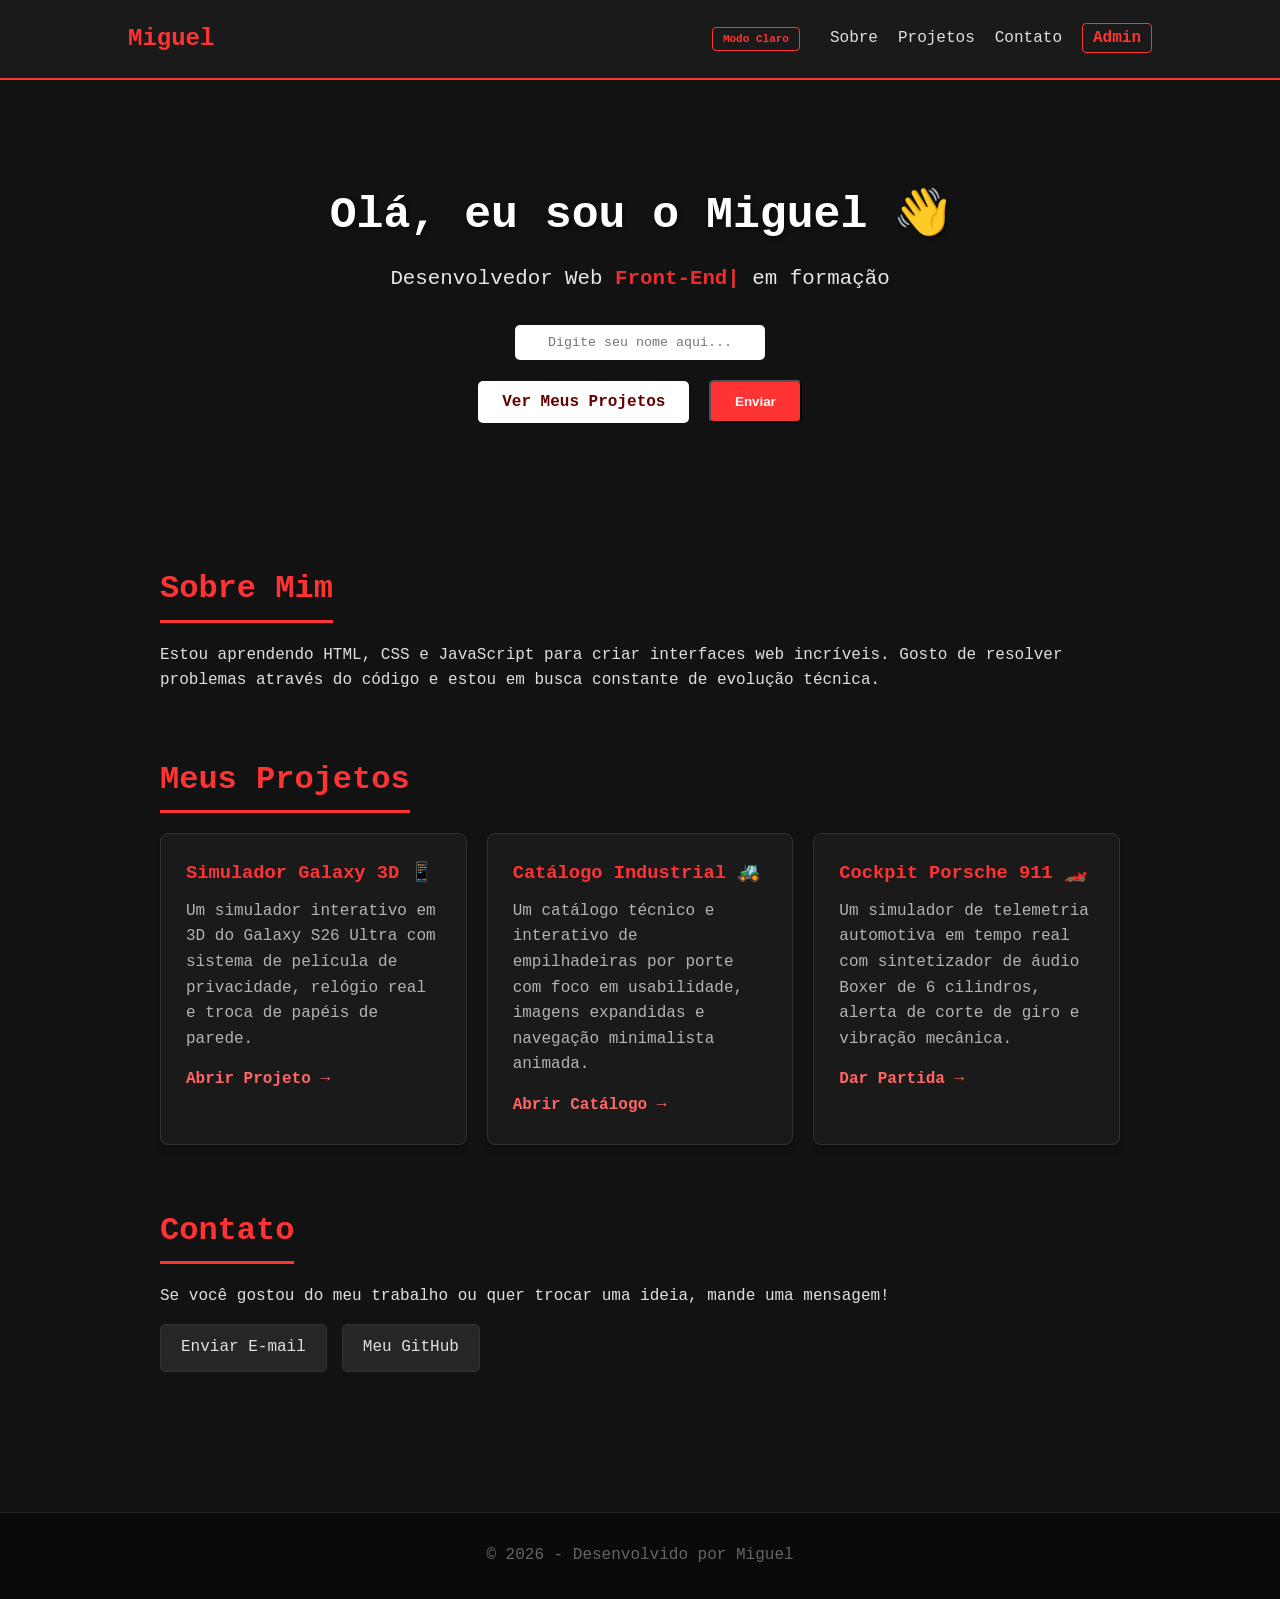
<file: index.html>
<!DOCTYPE html>
<html lang="pt-br">
<head>
    <meta charset="UTF-8">
    <meta name="viewport" content="width=device-width, initial-scale=1.0">
    <title>Meu Portfólio</title>
        <!-- ÍCONE PROFISSIONAL DA ABA (FAVICON) -->
    <link rel="icon" type="image/png" href="favicon.png">

    <link rel="stylesheet" href="style.css">
    <!-- NENHUM CÓDIGO INTERNO DE STYLE AQUI MAIS -->
</head>
<body>

    <!-- Menu de Navegação Atualizado -->
    <nav class="navbar">
        <div class="logo">Miguel</div>
        <ul class="nav-links">
            
            <!-- O botão de clique continua aqui na lista -->
            <li>
                <button id="btn-tema" style="background: transparent; border: 1px solid #ff3333; color: #ff3333; padding: 5px 10px; border-radius: 4px; cursor: pointer; font-family: 'Monaco', monospace; font-size: 11px; font-weight: bold; transition: 0.2s; margin-right: 10px;">
                    <i class="fas fa-sun"></i> Modo Claro
                </button>
            </li>

            <li><a href="#sobre">Sobre</a></li>
            <li><a href="#projetos">Projetos</a></li>
            <li><a href="#contato">Contato</a></li>
            <li><a href="login.html" class="btn-admin-link" style="color: #ff3333; font-weight: bold; border: 1px solid #ff3333; padding: 5px 10px; border-radius: 4px;">Admin</a></li>
        </ul>
    </nav>



    <!-- Seção de Apresentação -->
    <header class="hero">
        <h1 id="titulo-boas-vindas">Olá, eu sou o Miguel 👋</h1>
                <!-- Procure por esta linha no seu index.html e mude para ficar assim: -->
        <p>Desenvolvedor Web <span id="texto-digitado" style="color: #ff3333; font-weight: bold;">Front-End</span><span class="cursor-piscando" style="color: #ff3333; font-weight: bold; animation: piscar 0.7s infinite;">|</span> em formação</p>

        <!-- Nova caixa de texto para o usuário digitar -->
        <div style="margin-bottom: 20px;">
            <input type="text" id="campo-nome" placeholder="Digite seu nome aqui..." style="padding: 10px; font-family: 'Monaco', monospace; border-radius: 5px; border: none; width: 250px; text-align: center;">
        </div>

        <a href="#projetos" class="btn">Ver Meus Projetos</a>
        <button id="btn-mudar-texto" class="btn" style="margin-left: 10px; background-color: #ff3333; color: white;">Enviar</button>
    </header>


    <!-- Conteúdo Principal -->
    <main class="container">
        
        <!-- Sobre Mim -->
        <section id="sobre" class="section">
            <h2>Sobre Mim</h2>
            <p>Estou aprendendo HTML, CSS e JavaScript para criar interfaces web incríveis. Gosto de resolver problemas através do código e estou em busca constante de evolução técnica.</p>
        </section>
        <!-- Meus Projetos Integrados -->
        <section id="projetos" class="section">
            <h2>Meus Projetos</h2>
            <div class="card-grid">
                
                <!-- Card 1: Simulador Galaxy 3D -->
                <div class="card">
                    <h3>Simulador Galaxy 3D 📱</h3>
                    <p>Um simulador interativo em 3D do Galaxy S26 Ultra com sistema de película de privacidade, relógio real e troca de papéis de parede.</p>
                    <a href="galaxy.html" class="link-projeto">Abrir Projeto →</a>
                </div>

                <!-- Card 2: Catálogo de Empilhadeiras -->
                <div class="card">
                    <h3>Catálogo Industrial 🚜</h3>
                    <p>Um catálogo técnico e interativo de empilhadeiras por porte com foco em usabilidade, imagens expandidas e navegação minimalista animada.</p>
                    <a href="catalogo.html" class="link-projeto">Abrir Catálogo →</a>
                </div>

                <!-- Card 3: Telemetria Porsche GT3 RS (VÍNCULO CORRIGIDO) -->
                <div class="card">
                    <h3>Cockpit Porsche 911 🏎️</h3>
                    <p>Um simulador de telemetria automotiva em tempo real com sintetizador de áudio Boxer de 6 cilindros, alerta de corte de giro e vibração mecânica.</p>
                    <!-- Caminho exato apontando para o seu arquivo painel.html -->
                    <a href="painel.html" class="link-projeto">Dar Partida →</a>
                </div>

            </div>
        </section>



               <!-- Contato Atualizado -->
        <section id="contato" class="section">
            <h2>Contato</h2>
            <p>Se você gostou do meu trabalho ou quer trocar uma ideia, mande uma mensagem!</p>
                        <!-- Procure por esta linha na seção de contato do seu index.html e mude para: -->
            <div class="contato-links">
                <a href="mailto:migueldev.contato@gmail.com" id="link-email" class="btn-contato">Enviar E-mail</a>
                <a href="https://github.com" target="_blank" class="btn-contato">Meu GitHub</a>
            </div>

        </section>


    </main>

    <!-- Rodapé -->
    <footer>
        <p>© 2026 - Desenvolvido por Miguel</p>
    </footer>

    <!-- Conectando o arquivo JavaScript -->
    <script src="script.js"></script>
</body>
</html>
</file>
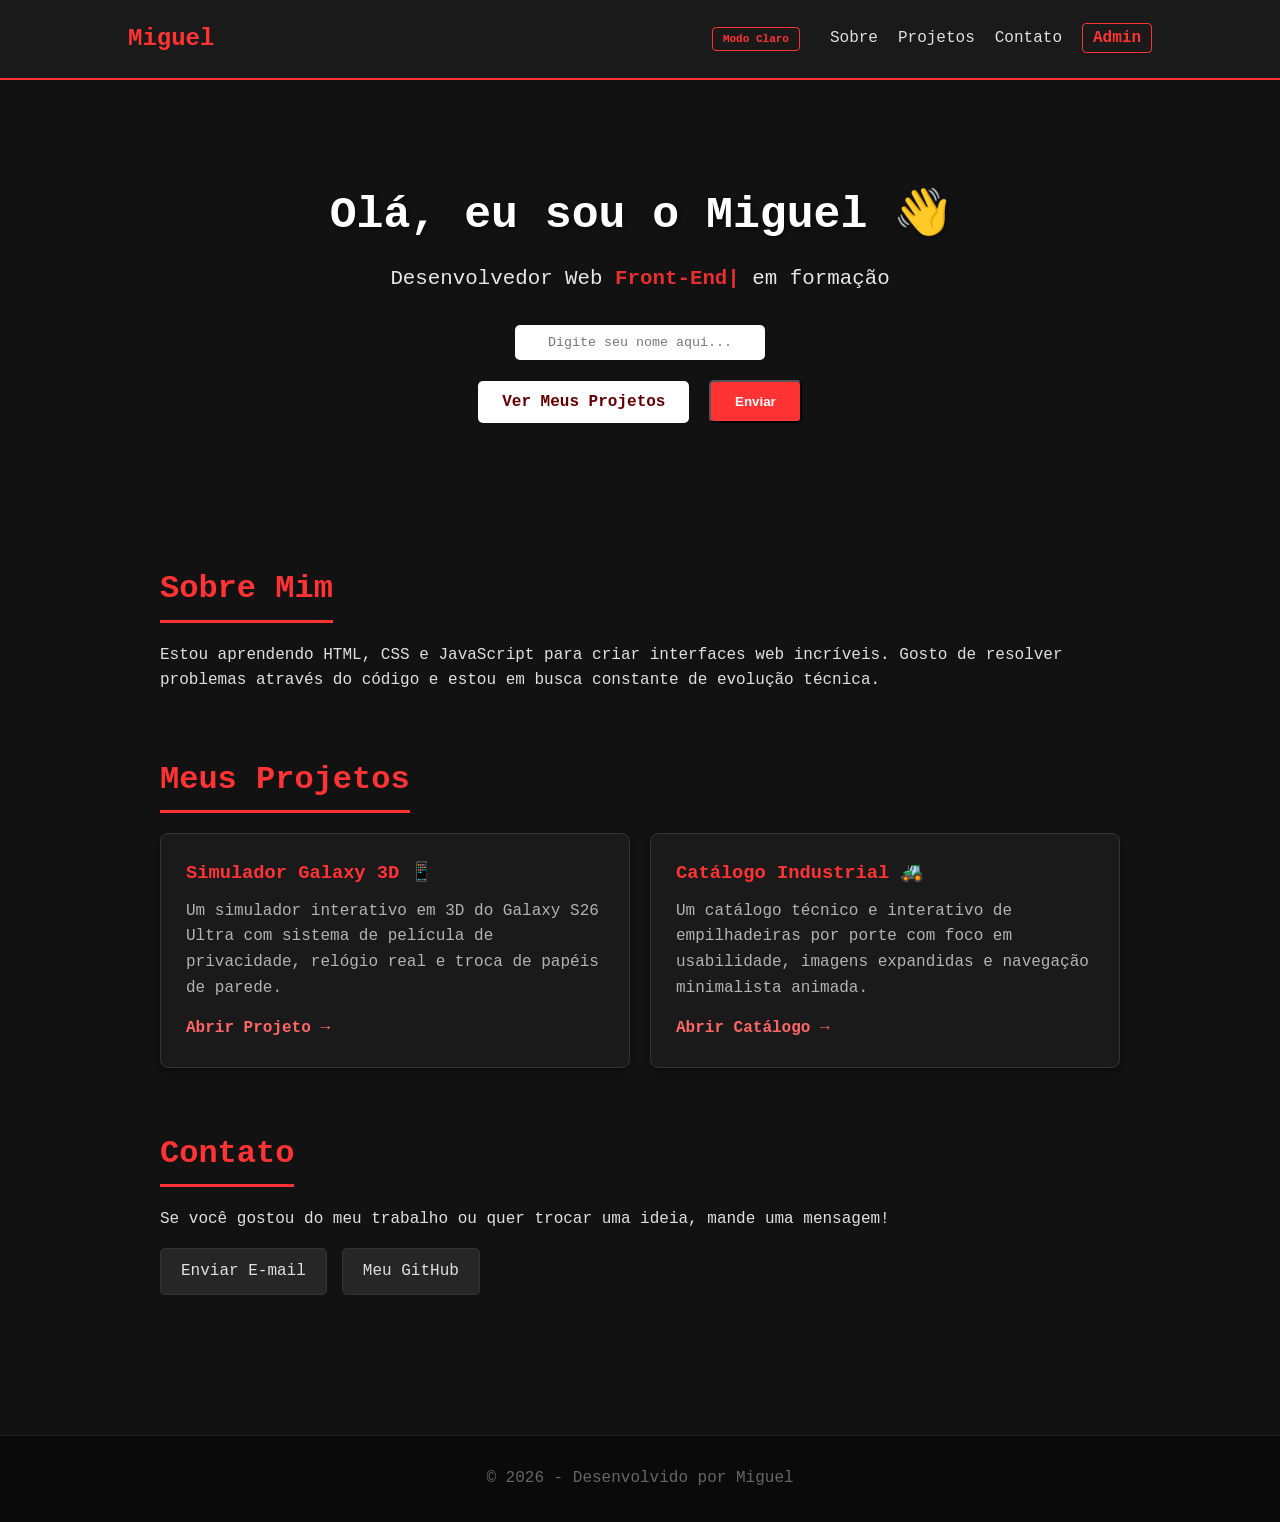
<file: Meu-portfolio/index.html>
<!DOCTYPE html>
<html lang="pt-br">
<head>
    <meta charset="UTF-8">
    <meta name="viewport" content="width=device-width, initial-scale=1.0">
    <title>Meu Portfólio</title>
    <link rel="stylesheet" href="style.css">
    <!-- NENHUM CÓDIGO INTERNO DE STYLE AQUI MAIS -->
</head>
<body>

    <!-- Menu de Navegação Atualizado -->
    <nav class="navbar">
        <div class="logo">Miguel</div>
        <ul class="nav-links">
            
            <!-- O botão de clique continua aqui na lista -->
            <li>
                <button id="btn-tema" style="background: transparent; border: 1px solid #ff3333; color: #ff3333; padding: 5px 10px; border-radius: 4px; cursor: pointer; font-family: 'Monaco', monospace; font-size: 11px; font-weight: bold; transition: 0.2s; margin-right: 10px;">
                    <i class="fas fa-sun"></i> Modo Claro
                </button>
            </li>

            <li><a href="#sobre">Sobre</a></li>
            <li><a href="#projetos">Projetos</a></li>
            <li><a href="#contato">Contato</a></li>
            <li><a href="login.html" class="btn-admin-link" style="color: #ff3333; font-weight: bold; border: 1px solid #ff3333; padding: 5px 10px; border-radius: 4px;">Admin</a></li>
        </ul>
    </nav>



    <!-- Seção de Apresentação -->
    <header class="hero">
        <h1 id="titulo-boas-vindas">Olá, eu sou o Miguel 👋</h1>
                <!-- Procure por esta linha no seu index.html e mude para ficar assim: -->
        <p>Desenvolvedor Web <span id="texto-digitado" style="color: #ff3333; font-weight: bold;">Front-End</span><span class="cursor-piscando" style="color: #ff3333; font-weight: bold; animation: piscar 0.7s infinite;">|</span> em formação</p>

        <!-- Nova caixa de texto para o usuário digitar -->
        <div style="margin-bottom: 20px;">
            <input type="text" id="campo-nome" placeholder="Digite seu nome aqui..." style="padding: 10px; font-family: 'Monaco', monospace; border-radius: 5px; border: none; width: 250px; text-align: center;">
        </div>

        <a href="#projetos" class="btn">Ver Meus Projetos</a>
        <button id="btn-mudar-texto" class="btn" style="margin-left: 10px; background-color: #ff3333; color: white;">Enviar</button>
    </header>


    <!-- Conteúdo Principal -->
    <main class="container">
        
        <!-- Sobre Mim -->
        <section id="sobre" class="section">
            <h2>Sobre Mim</h2>
            <p>Estou aprendendo HTML, CSS e JavaScript para criar interfaces web incríveis. Gosto de resolver problemas através do código e estou em busca constante de evolução técnica.</p>
        </section>

               <!-- Meus Projetos (Prontos para o futuro) -->
        <section id="projetos" class="section">
            <h2>Meus Projetos</h2>
            <div class="card-grid">
                
                                <!-- Projeto 1 (Seu Simulador 3D Galaxy) -->
                <div class="card">
                    <h3>Simulador Galaxy 3D 📱</h3>
                    <p>Um simulador interativo em 3D do Galaxy S26 Ultra com sistema de película de privacidade, relógio real e troca de papéis de parede.</p>
                    <!-- NOVO LINK: Aponta diretamente para o seu novo arquivo html -->
                    <a href="galaxy.html" class="link-projeto">Abrir Projeto →</a>
                </div>


                              <!-- Projeto 2: Catálogo de Empilhadeiras -->
                <div class="card">
                    <h3>Catálogo Industrial 🚜</h3>
                    <p>Um catálogo técnico e interativo de empilhadeiras por porte com foco em usabilidade, imagens expandidas e navegação minimalista animada.</p>
                    <!-- Link direcionando direto para o seu arquivo de catálogo -->
                    <a href="catalogo.html" class="link-projeto">Abrir Catálogo →</a>
                </div>


            </div>
        </section>


               <!-- Contato Atualizado -->
        <section id="contato" class="section">
            <h2>Contato</h2>
            <p>Se você gostou do meu trabalho ou quer trocar uma ideia, mande uma mensagem!</p>
                        <!-- Procure por esta linha na seção de contato do seu index.html e mude para: -->
            <div class="contato-links">
                <a href="mailto:migueldev.contato@gmail.com" id="link-email" class="btn-contato">Enviar E-mail</a>
                <a href="https://github.com" target="_blank" class="btn-contato">Meu GitHub</a>
            </div>

        </section>


    </main>

    <!-- Rodapé -->
    <footer>
        <p>© 2026 - Desenvolvido por Miguel</p>
    </footer>

    <!-- Conectando o arquivo JavaScript -->
    <script src="script.js"></script>
</body>
</html>
</file>
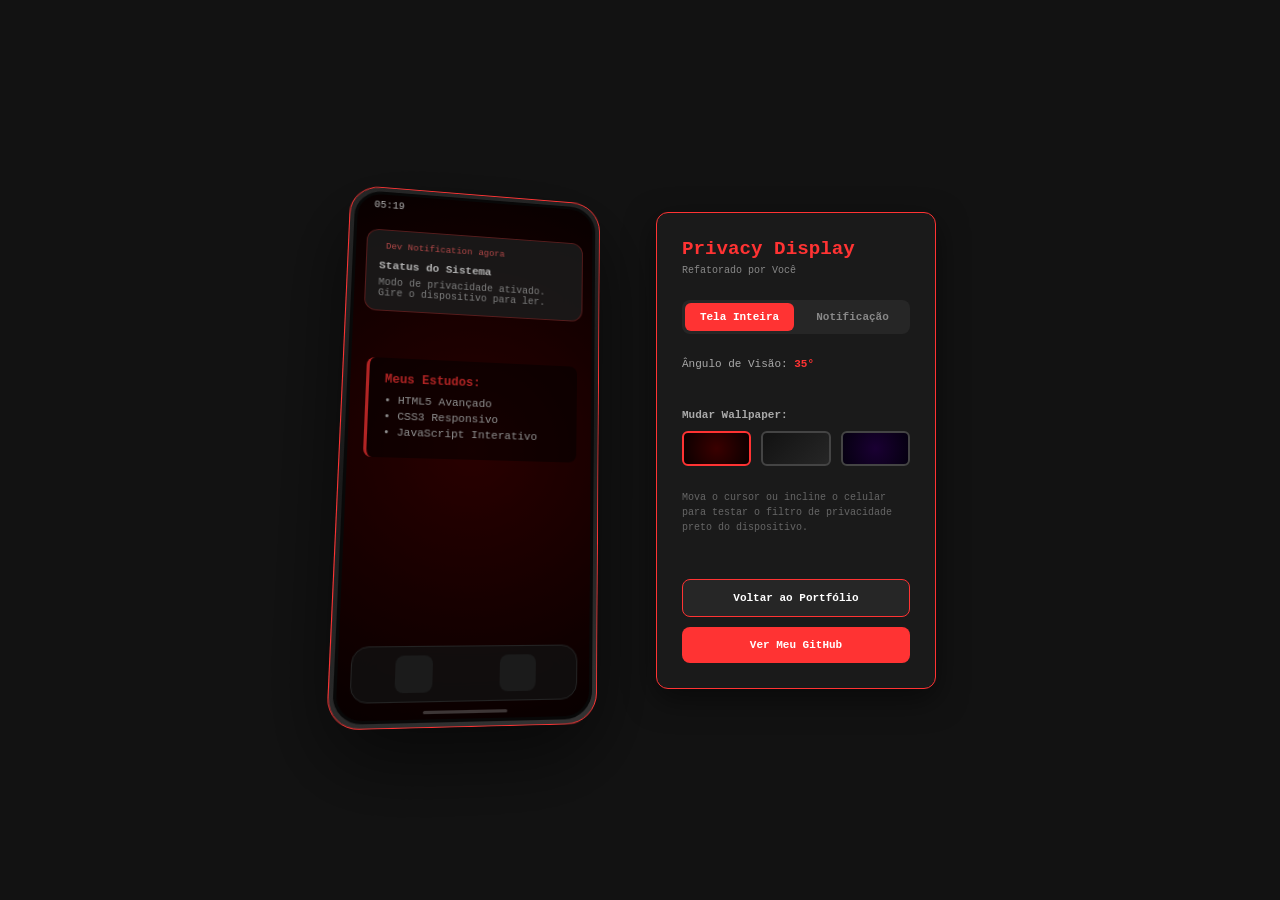
<file: galaxy.html>
<!DOCTYPE html>
<html lang="pt-BR">
<head>
  <meta charset="UTF-8">
  <!-- ESTA LINHA É OBRIGATÓRIA PARA O CELULAR SABER O TAMANHO DA TELA -->
  <meta name="viewport" content="width=device-width, initial-scale=1.0">
  <title>Galaxy S26 Privacy - Portfólio</title>
  <link rel="stylesheet" href="https://cloudflare.com">
  <link rel="stylesheet" href="galaxy.css">
</head>
<body>


  <div class="scene">
    <!-- Bloco do Celular 3D -->
    <div class="phone" id="phone">
      <div class="back"></div>
      <div class="edge edge-r"></div>
      <div class="edge edge-l"></div>
      <div class="edge edge-t"></div>
      <div class="edge edge-b"></div>
      
      <div class="bezel">
        <div class="inner">
          <div class="screen" id="screen">
            <div class="wallpaper"></div>

            <!-- Barra de Status do Topo -->
            <div class="status-bar">
              <span class="time">10:00</span>
              <div class="status-icons">
                <i class="fas fa-wifi"></i>
                <i class="fas fa-battery-full"></i>
              </div>
            </div>

            <!-- Notificação Personalizada -->
            <div class="notification" id="notif">
              <div class="notif-header">
                <div class="notif-icon"><i class="fas fa-code"></i></div>
                <span class="notif-app">Dev Notification</span>
                <span class="notif-when">agora</span>
              </div>
              <span class="notif-title">Status do Sistema</span>
              <div class="notif-body">Modo de privacidade ativado. Gire o dispositivo para ler.</div>
            </div>

            <!-- Conteúdo Central Oculto -->
            <div class="secret-content">
              <h3>Meus Estudos:</h3>
              <p>• HTML5 Avançado</p>
              <p>• CSS3 Responsivo</p>
              <p>• JavaScript Interativo</p>
            </div>

            <!-- Barra de Navegação Inferior (Dock) -->
            <div class="dock">
              <a class="dock-icon di-code" href="index.html" aria-label="Portfólio"><i class="fas fa-home"></i></a>
              <a class="dock-icon di-git" href="https://github.com" target="_blank" aria-label="GitHub"><i class="fab fa-github"></i></a>
            </div>

            <div class="home-bar"></div>
          </div>
        </div>
      </div>
    </div>

    <!-- Painel de Controle Lateral Completo -->
    <div class="panel">
      <div>
        <div class="panel-title">Privacy Display</div>
        <div class="panel-sub">Refatorado por Você</div>
      </div>
      
      <div class="mode-toggle">
        <button class="mode-btn active" data-mode="full">Tela Inteira</button>
        <button class="mode-btn" data-mode="notif">Notificação</button>
      </div>
      
      <div class="angle-readout">Ângulo de Visão: <span class="angle-val" id="angleVal">0°</span></div>
      
      <!-- BOTÃO INTELIGENTE DE ATIVAÇÃO DO GIROSCÓPIO -->
      <div id="gyro-container" style="margin-top: 10px; display: none;">
        <button id="btn-atirar-gyro" style="width: 100%; padding: 12px; background: #262626; border: 1px solid #ff3333; color: white; border-radius: 6px; font-size: 11px; font-weight: bold; cursor: pointer; font-family: inherit;">
          <i class="fas fa-mobile-alt"></i> Ativar Giroscópio 3D
        </button>
      </div>
      
      <!-- Seletor de Papéis de Parede -->
      <div style="margin-top: 15px;">
        <div style="font-size: 11px; color: #aaa; margin-bottom: 10px; font-weight: bold;">Mudar Wallpaper:</div>
        <div class="wallpaper-selector" style="display: flex; gap: 10px;">
          <div class="wall-option active" data-bg="radial-gradient(circle at center, #3a0000 0%, #0a0000 100%)" style="flex: 1; height: 35px; background: radial-gradient(circle at center, #3a0000 0%, #0a0000 100%); border-radius: 6px; cursor: pointer; border: 2px solid #ff3333;"></div>
          <div class="wall-option" data-bg="linear-gradient(135deg, #121212 0%, #262626 100%)" style="flex: 1; height: 35px; background: linear-gradient(135deg, #121212 0%, #262626 100%); border-radius: 6px; cursor: pointer; border: 2px solid #444;"></div>
          <div class="wall-option" data-bg="radial-gradient(circle at center, #1a0033 0%, #050010 100%)" style="flex: 1; height: 35px; background: radial-gradient(circle at center, #1a0033 0%, #050010 100%); border-radius: 6px; cursor: pointer; border: 2px solid #444;"></div>
        </div>
      </div>

      <div class="hint">Mova o cursor ou incline o celular para testar o filtro de privacidade preto do dispositivo.</div>

      <!-- Botões de Navegação -->
      <div style="margin-top: 20px; display: flex; flex-direction: column; gap: 10px;">
        <a href="index.html" style="display: block; width: 100%; padding: 12px; background: #262626; border: 1px solid #ff3333; color: white; text-decoration: none; text-align: center; border-radius: 8px; font-size: 11px; font-weight: bold; transition: 0.2s;">
          <i class="fas fa-arrow-left"></i> Voltar ao Portfólio
        </a>
        <a href="https://github.com" target="_blank" style="display: block; width: 100%; padding: 12px; background: #ff3333; color: white; text-decoration: none; text-align: center; border-radius: 8px; font-size: 11px; font-weight: bold; transition: 0.2s;">
          <i class="fab fa-github"></i> Ver Meu GitHub
        </a>
      </div>
    </div>
  </div>

  <script src="galaxy.js"></script>
</body>
</html>
</file>
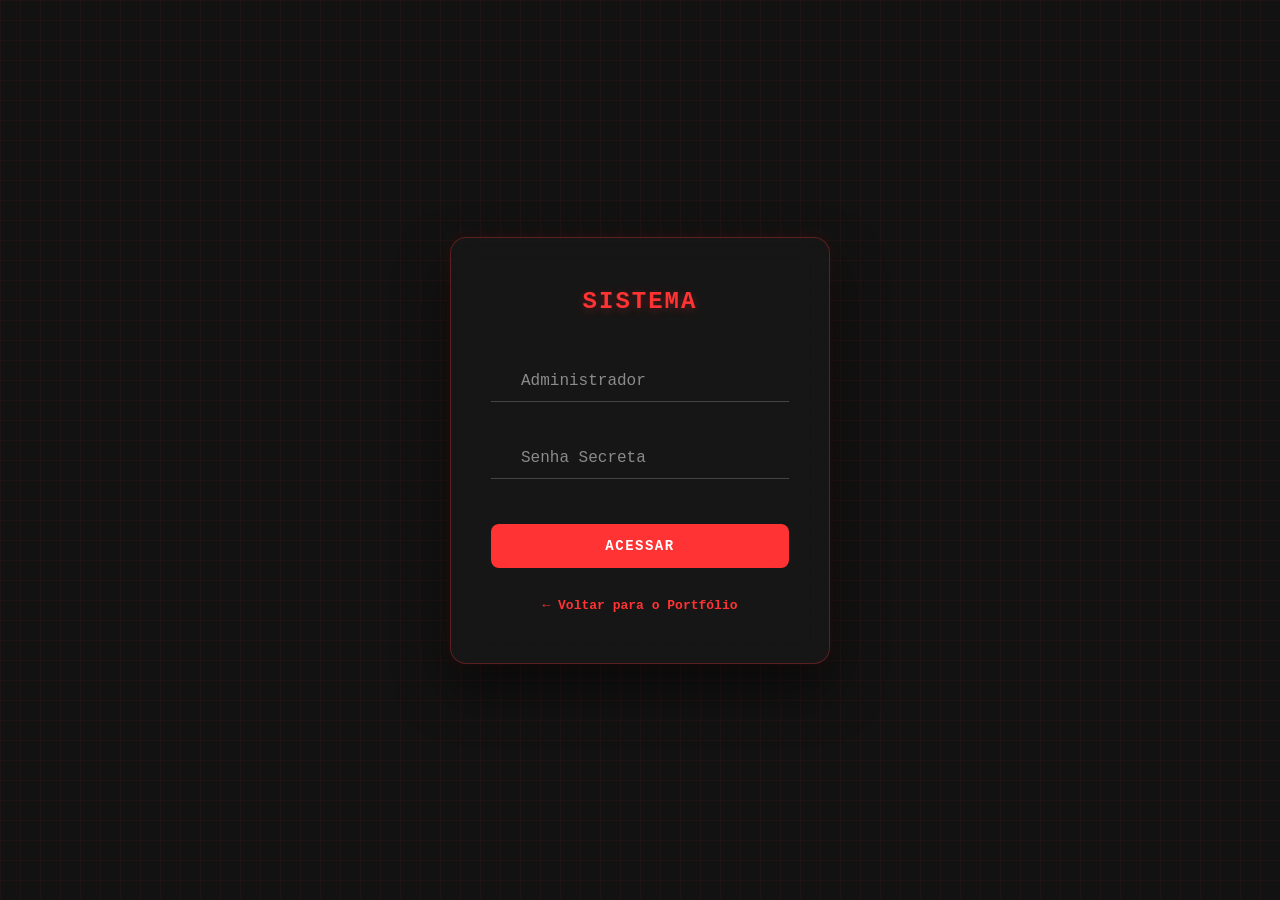
<file: login.html>
<!DOCTYPE html>
<html lang="pt-BR">
<head>
    <meta charset="UTF-8">
    <meta name="viewport" content="width=device-width, initial-scale=1.0">
    <title>Painel do Administrador</title>
    
    <!-- Font Awesome para os ícones -->
    <link rel="stylesheet" href="https://cloudflare.com">

    <style>
        * {
            margin: 0;
            padding: 0;
            box-sizing: border-box;
            font-family: 'Monaco', 'Courier New', Courier, monospace;
        }

        body {
            display: flex;
            justify-content: center;
            align-items: center;
            min-height: 100vh;
            background-color: #121212;
            overflow: hidden;
            position: relative;
        }

        body::before {
            content: '';
            position: absolute;
            top: 0;
            left: 0;
            width: 100%;
            height: 100%;
            background-image: linear-gradient(rgba(255, 51, 51, 0.05) 1px, transparent 1px),
                              linear-gradient(90deg, rgba(255, 51, 51, 0.05) 1px, transparent 1px);
            background-size: 20px 20px;
            z-index: 1;
        }

       .login-box {
    position: relative;
    width: 380px;
    padding: 50px 40px;
    background: rgba(26, 26, 26, 0.65);
    border-radius: 16px;
    backdrop-filter: blur(12px);
    -webkit-backdrop-filter: blur(12px);
    border: 1px solid rgba(255, 51, 51, 0.3);
    box-shadow: 0 25px 50px rgba(0, 0, 0, 0.5), 0 0 15px rgba(255, 51, 51, 0.1);
    z-index: 10;
    
    /* NOVA LINHA: Adiciona suavidade caso a caixa se mova ou mude de brilho */
    transition: transform 0.3s ease, box-shadow 0.3s ease;
}

        h2 {
            color: #ff3333;
            text-align: center;
            margin-bottom: 45px;
            font-weight: bold;
            letter-spacing: 2px;
            text-shadow: 0 2px 10px rgba(255, 51, 51, 0.3);
        }

        .input-group {
            position: relative;
            margin-bottom: 35px;
        }

        .input-group i {
            position: absolute;
            left: 0;
            top: 12px;
            color: rgba(255, 255, 255, 0.6);
            font-size: 16px;
            transition: 0.3s;
        }

        .input-group input {
            width: 100%;
            padding: 12px 5px 12px 30px;
            font-size: 15px;
            color: #ffffff;
            background: transparent;
            border: none;
            border-bottom: 1.5px solid rgba(255, 255, 255, 0.2);
            outline: none;
            transition: 0.3s;
        }

        .input-group label {
            position: absolute;
            top: 12px;
            left: 30px;
            color: rgba(255, 255, 255, 0.5);
            pointer-events: none;
            transition: 0.3s ease;
        }

        .input-group input:focus~label,
        .input-group input:valid~label {
            top: -18px;
            left: 0;
            font-size: 12px;
            color: #ff3333;
        }

        .input-group input:focus~i,
        .input-group input:valid~i {
            color: #ff3333;
        }

        .input-group input:focus {
            border-bottom: 1.5px solid #ff3333;
        }

       .login-box:hover {
    transform: scale(1.02); /* Aumenta a caixa em 2% de tamanho */
    box-shadow: 0 25px 50px rgba(0, 0, 0, 0.6), 0 0 25px rgba(255, 51, 51, 0.25); /* Intensifica o brilho vermelho */
}

/* 2. Botão de Acessar atualizado com transições e efeitos extras */
.login-btn {
    width: 100%;
    padding: 14px;
    background: #ff3333;
    border: none;
    border-radius: 8px;
    color: #ffffff;
    font-size: 14px;
    font-weight: 600;
    letter-spacing: 1.5px;
    text-transform: uppercase;
    cursor: pointer;
    margin-top: 10px;
    
    /* LINHA ATUALIZADA: Suaviza cor, sombra e tamanho ao mesmo tempo */
    transition: background-color 0.2s ease, box-shadow 0.2s ease, transform 0.1s ease;
}

.login-btn:hover {
    background: #b30000;
    box-shadow: 0 0 20px rgba(255, 51, 51, 0.5); /* Sombra neon vermelha mais forte */
    transform: translateY(-2px); /* Faz o botão subir 2 pixels */
}

/* NOVO BLOCO: Efeito de clique físico real no botão */
.login-btn:active {
    transform: translateY(1px); /* Quando clicado, ele afunda levemente */
    box-shadow: 0 0 10px rgba(255, 51, 51, 0.3);
}

        .back-link {
            text-align: center;
            margin-top: 30px;
            color: #a0aec0;
            font-size: 13px;
        }

        .back-link a {
            color: #ff3333;
            text-decoration: none;
            font-weight: 600;
        }

        .back-link a:hover {
            text-decoration: underline;
        }

        /* PAINEL SECRETO */
       /* 1. Painel Adaptável (Mudamos de width fixo para max-width) */
.admin-panel {
    display: none;
    position: relative;
    width: 100%; /* Ocupa o espaço disponível */
    max-width: 800px; /* Mas não passa de 800px em telas grandes */
    background: #1a1a1a;
    border-radius: 12px;
    border: 2px solid #ff3333;
    box-shadow: 0 0 30px rgba(255, 51, 51, 0.2);
    z-index: 10;
    padding: 30px;
    color: #e0e0e0;
}

/* 2. Grid Inteligente (Muda o número de colunas sozinho conforme o espaço) */
.stats-grid {
    display: grid;
    grid-template-columns: repeat(auto-fit, minmax(180px, 1fr));
    gap: 20px;
}

/* ==================================================
   MEDIA QUERIES (Responsividade Avançada)
   ================================================== */

/* Quando a tela do aparelho for menor que 600px (Celulares) */
@media (max-width: 600px) {
    body {
        padding: 15px; /* Adiciona uma folga nas bordas da tela */
    }

    .login-box {
        width: 100%; /* A caixa de login ocupa a largura total do celular */
        padding: 40px 20px; /* Reduz o espaçamento interno para caber tudo */
    }

    .admin-panel {
        padding: 15px; /* Diminui o espaço interno do painel */
    }

    .panel-header {
        flex-direction: column; /* Joga o botão de Sair para baixo do título */
        align-items: flex-start; /* Alinha tudo à esquerda */
        gap: 15px; /* Cria um espaço entre eles */
    }

    .panel-header h3 {
        font-size: 14px; /* Diminui o título para não quebrar a linha */
    }

    .stat-card h4 {
        font-size: 18px; /* Diminui os números grandes no celular */
    }
}


        .terminal-log {
            background: #0a0a0a;
            border: 1px solid #333;
            border-radius: 6px;
            padding: 15px;
            margin-top: 25px;
            height: 120px;
            overflow-y: auto;
            font-size: 13px;
            color: #00ff00;
        }
    </style>
</head>
<body>

    <!-- Caixa de Login -->
    <div class="login-box" id="loginBox">
        <form id="loginForm">
            <h2>SISTEMA</h2>
            
            <div class="input-group">
                <i class="fas fa-user"></i>
                <input type="text" id="username" required>
                <label>Administrador</label>
            </div>
            
            <div class="input-group">
                <i class="fas fa-lock"></i>
                <input type="password" id="password" required>
                <label>Senha Secreta</label>
            </div>
          
            <button type="submit" class="login-btn" id="submitBtn">Acessar</button>
            
            <p class="back-link">
                <a href="index.html">← Voltar para o Portfólio</a>
            </p>
        </form>
    </div>

    <!-- Painel Secreto -->
    <div class="admin-panel" id="adminPanel">
        <div class="panel-header">
            <h3><i class="fas fa-terminal"></i> PAINEL DO ADMINISTRADOR v1.0</h3>
            <div style="display: flex; align-items: center; gap: 15px;">
                <a href="index.html" style="color: #ff3333; text-decoration: none; font-size: 12px; border: 1px solid #ff3333; padding: 4px 8px; border-radius: 4px;">Sair</a>
                <div>
                    <span class="status-dot"></span>
                </div>
            </div>
        </div>

        <div class="stats-grid">
            <div class="stat-card">
                <p>Acessos Hoje</p>
                <h4>1.432</h4>
            </div>
            <div class="stat-card">
                <p>Uso da CPU</p>
                <h4>24%</h4>
            </div>
            <div class="stat-card">
                <p>Cliques no "Enviar"</p>
                <h4>89</h4>
            </div>
        </div>

        <div class="terminal-log">
            <p>[SYSTEM]: Carregando módulos de segurança...</p>
            <p>[SYSTEM]: Login efetuado com sucesso como ADMIN.</p>
            <p>[SYSTEM]: Modo Deus ativado. Pronto para comandos.</p>
        </div>
    </div>
                                     
    <script>
        document.addEventListener('DOMContentLoaded', () => {
            const loginForm = document.getElementById('loginForm');
            const submitBtn = document.getElementById('submitBtn');
            const loginBox = document.getElementById('loginBox');
            const adminPanel = document.getElementById('adminPanel');

            loginForm.addEventListener('submit', function (e) {
                e.preventDefault();

                submitBtn.innerText = 'Verificando...';
                submitBtn.disabled = true;

                const usernameInput = document.getElementById('username').value;
                const passwordInput = document.getElementById('password').value;

                setTimeout(() => {
                    if (usernameInput === 'admin' && passwordInput === '123') {
                        // CÓDIGO CORRIGIDO AQUI:
                        loginBox.style.display = 'none';
                        adminPanel.style.display = 'block';
                    } else {
                        alert('Acesso Negado! Usuário ou senha incorretos.');
                        submitBtn.innerText = 'Acessar';
                        submitBtn.disabled = false;
                        loginForm.reset();
                    }
                }, 1000);
            });
        });
    </script>
</body>
</html>
</file>
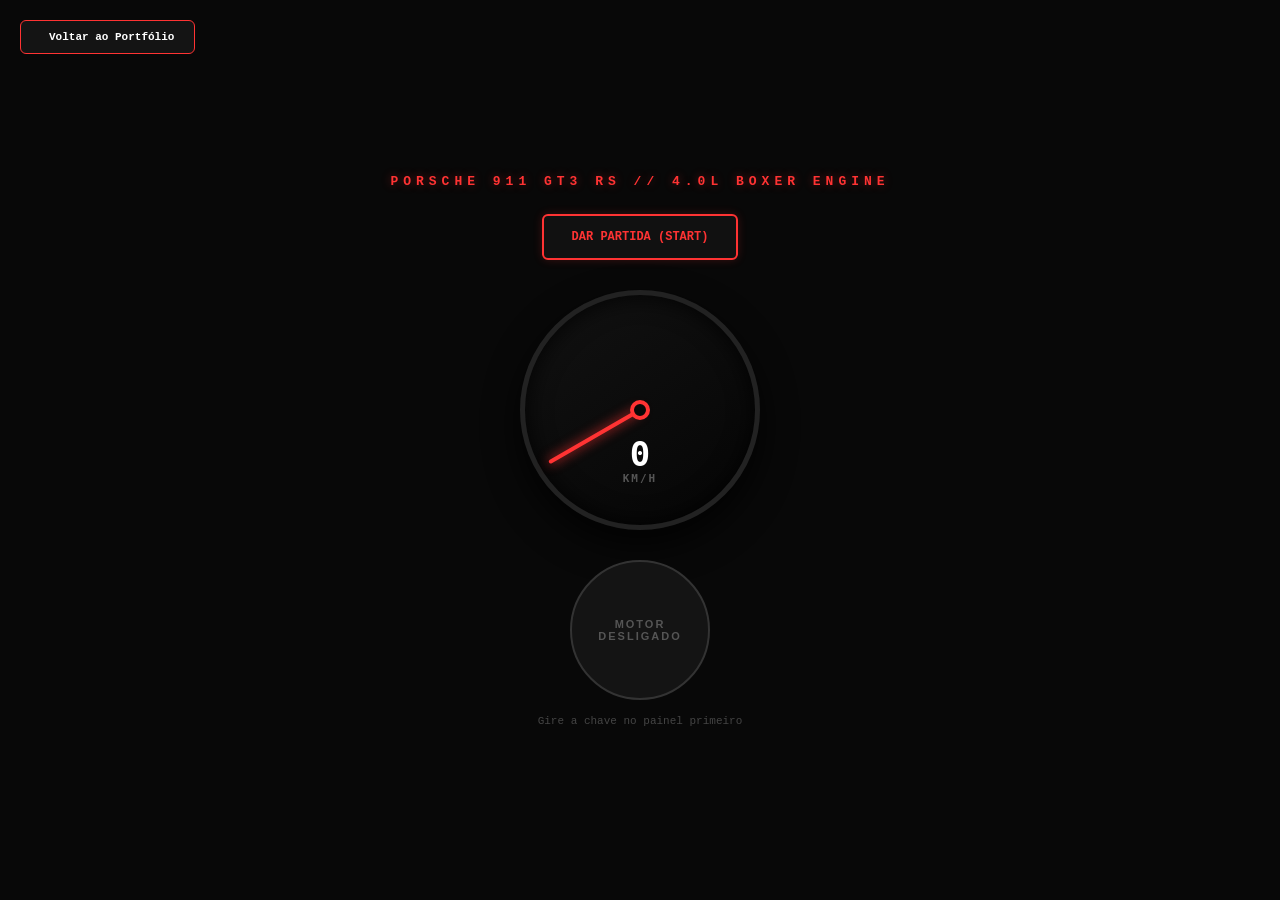
<file: painel.html>
<!DOCTYPE html>
<html lang="pt-BR">
<head>
  <meta charset="UTF-8">
  <meta name="viewport" content="width=device-width, initial-scale=1.0">
  <title>Porsche 911 GT3 RS - Telemetria Virtual</title>
  <link rel="stylesheet" href="https://cloudflare.com">
  <style>
    * { margin: 0; padding: 0; box-sizing: border-box; }
    body {
      background-color: #080808; color: #fff;
      font-family: 'Monaco', 'Courier New', Courier, monospace;
      min-height: 100vh; display: flex; flex-direction: column;
      justify-content: center; align-items: center; overflow: hidden; position: relative;
    }
    body::before {
      content: ''; position: absolute; inset: 0; border: 0px solid #ff3333;
      box-shadow: inset 0 0 0px rgba(255, 51, 51, 0), 0 0 0px rgba(255, 51, 51, 0); z-index: 1; pointer-events: none; transition: border-width 0.1s, box-shadow 0.1s;
    }
    body.limite-giro::before {
      border-width: 10px; box-shadow: inset 0 0 60px rgba(255, 51, 51, 0.9), 0 0 40px rgba(255, 51, 51, 0.6);
    }
    .btn-voltar {
      position: fixed; top: 20px; left: 20px; z-index: 200; padding: 10px 20px;
      background: #141414; border: 1px solid #ff3333; border-radius: 6px; color: white; text-decoration: none; font-size: 11px; font-weight: bold; display: flex; align-items: center; gap: 8px; transition: all 0.3s;
    }
    .btn-voltar:hover { background: #ff3333; transform: translateY(-2px); }
    .cockpit-container { text-align: center; z-index: 10; transition: transform 0.05s linear; }
    .titulo-painel { font-size: 13px; letter-spacing: 5px; color: #ff3333; text-shadow: 0 0 10px rgba(255, 51, 51, 0.4); margin-bottom: 25px; text-transform: uppercase; font-weight: bold; }
    .btn-start {
      background: #111; border: 2px solid #ff3333; color: #ff3333; padding: 14px 28px; border-radius: 6px; font-size: 12px; font-weight: bold; cursor: pointer; margin-bottom: 30px; transition: all 0.2s; font-family: inherit; box-shadow: 0 0 10px rgba(255, 51, 51, 0.2); position: relative; z-index: 999; user-select: none; -webkit-user-select: none;
    }
    .btn-start.ligado { background: #ff3333; color: white; box-shadow: 0 0 20px rgba(255, 51, 51, 0.6); }
    .gauge {
      position: relative; width: 240px; height: 240px; background: linear-gradient(145deg, #121212, #050505); border: 5px solid #222; border-radius: 50%; margin: 0 auto 30px; box-shadow: 0 15px 35px rgba(0,0,0,0.8), inset 0 0 25px rgba(0,0,0,0.9); display: flex; justify-content: center; align-items: center;
    }
    body.limite-giro .gauge { border-color: #ff3333; }
    .needle {
      position: absolute; width: 4px; height: 105px; background: #ff3333; bottom: 50%; transform-origin: bottom center; transform: rotate(-120deg); z-index: 5; border-radius: 4px 4px 0 0; box-shadow: 0 0 12px #ff3333; transition: transform 0.05s linear;
    }
    .gauge-center { position: absolute; width: 20px; height: 20px; background: #080808; border: 4px solid #ff3333; border-radius: 50%; z-index: 6; }
    .digital-display { position: absolute; bottom: 40px; font-size: 34px; font-weight: bold; color: #fff; font-family: monospace; }
    .digital-display span { font-size: 11px; color: #555; display: block; letter-spacing: 2px; margin-top: -2px; }
    .btn-pedal {
      width: 140px; height: 140px; background: #141414; border: 2px solid #333; border-radius: 50%; color: #555; font-size: 11px; font-weight: bold; text-transform: uppercase; letter-spacing: 2px; outline: none; user-select: none; -webkit-user-select: none; transition: all 0.2s; position: relative; z-index: 999;
    }
    .btn-pedal.liberado { cursor: pointer; color: #bbbbbb; border-color: #555; }
    .btn-pedal.liberado:active, body.limite-giro .btn-pedal { background: #ff3333; color: #fff; border-color: #ff3333; box-shadow: 0 0 25px rgba(255, 51, 51, 0.5); transform: scale(0.96); }
    .instrucao { font-size: 11px; color: #444; margin-top: 15px; }
  </style>
</head>
<body>

  <a href="index.html" class="btn-voltar">
    <i class="fas fa-arrow-left"></i> Voltar ao Portfólio
  </a>

  <div class="cockpit-container" id="cockpit">
    <div class="titulo-painel">Porsche 911 GT3 RS // 4.0L Boxer Engine</div>
    <button class="btn-start" id="startBtn"><i class="fas fa-key"></i> DAR PARTIDA (START)</button>
    <div class="gauge">
      <div class="needle" id="needle"></div>
      <div class="gauge-center"></div>
      <div class="digital-display">
        <div id="kmh-val">0</div>
        <span>KM/H</span>
      </div>
    </div>
    <button class="btn-pedal" id="pedal">Motor<br>Desligado</button>
    <div class="instrucao" id="instrucaoTexto">Gire a chave no painel primeiro</div>
  </div>

  <script>
    const startBtn = document.getElementById('startBtn');
    const pedal = document.getElementById('pedal');
    const needle = document.getElementById('needle');
    const kmhVal = document.getElementById('kmh-val');
    const cockpit = document.getElementById('cockpit');
    const instrucaoTexto = document.getElementById('instrucaoTexto');

    let velocidadeAtual = 0; let acelerando = false; let loopAceleracao; let motorLigado = false;
    let audioCtx, osc1, osc2, mainGain, lowpass;

    function iniciarRoncoSupercarro() {
      if (!audioCtx) {
        audioCtx = new (window.AudioContext || window.webkitAudioContext)();
        
        // Oscilador 1: Onda dente de serra super grave (Fundo do motor Boxer pesado)
        osc1 = audioCtx.createOscillator(); osc1.type = 'sawtooth'; osc1.frequency.setValueAtTime(24, audioCtx.currentTime); 
        
        // Oscilador 2: Segunda camada harmônica (Aceleração áspera de escape)
        osc2 = audioCtx.createOscillator(); osc2.type = 'sawtooth'; osc2.frequency.setValueAtTime(48, audioCtx.currentTime);

        // Filtro acústico fechado (Segura o chiado fino e deixa passar o som encorpado)
        lowpass = audioCtx.createBiquadFilter(); lowpass.type = 'lowpass'; lowpass.frequency.setValueAtTime(280, audioCtx.currentTime);
        
        mainGain = audioCtx.createGain(); mainGain.gain.setValueAtTime(0.06, audioCtx.currentTime); // Volume encorpado seguro
        
        osc1.connect(lowpass); osc2.connect(lowpass); lowpass.connect(mainGain); mainGain.connect(audioCtx.destination);
        osc1.start(); osc2.start();
      }
    }

    function alternarMotor(e) {
      if (e) e.preventDefault(); 
      if (!motorLigado) {
        iniciarRoncoSupercarro();
        if (audioCtx.state === 'suspended') audioCtx.resume();
        motorLigado = true; startBtn.classList.add('ligado'); startBtn.innerHTML = '<i class="fas fa-power-off"></i> DESLIGAR MOTOR';
        pedal.classList.add('liberado'); pedal.innerHTML = 'Acelerar<br>PDK';
        instrucaoTexto.textContent = 'Mantenha pressionado para berrar o Boxer Aspirado';
        loopAceleracao = requestAnimationFrame(atualizarPainel);
      } else {
        motorLigado = false; acelerando = false; velocidadeAtual = 0;
        if (audioCtx) { mainGain.gain.setValueAtTime(0, audioCtx.currentTime); osc1.stop(); osc2.stop(); audioCtx.close(); audioCtx = null; }
        startBtn.classList.remove('ligado'); startBtn.innerHTML = '<i class="fas fa-key"></i> DAR PARTIDA (START)';
        pedal.classList.remove('liberado'); pedal.innerHTML = 'Motor<br>Desligado';
        instrucaoTexto.textContent = 'Gire a chave no painel primeiro';
        kmhVal.textContent = "0"; needle.style.transform = `rotate(-120deg)`;
        document.body.classList.remove('limite-giro'); cockpit.style.transform = 'translate(0, 0)';
        cancelAnimationFrame(loopAceleracao);
      }
    }

    startBtn.onclick = alternarMotor;
    startBtn.ontouchstart = alternarMotor;

    function atualizarPainel() {
      if (!motorLigado) return;
      if (acelerando) { if (velocidadeAtual < 312) velocidadeAtual += 4.5; } 
      else { if (velocidadeAtual > 0) velocidadeAtual -= 5.5; if (velocidadeAtual < 0) velocidadeAtual = 0; }
      kmhVal.textContent = Math.floor(velocidadeAtual);
      const r = -120 + (velocidadeAtual * 0.76); needle.style.transform = `rotate(${r}deg)`;
      
      if (audioCtx && osc1 && lowpass) {
        if (velocidadeAtual > 0) {
          // Ajustado multiplicador de subida de giro para o som subir encorpado e pesado
          let fBase = 24 + (velocidadeAtual * 0.95); 
          osc1.frequency.setValueAtTime(fBase, audioCtx.currentTime);
          osc2.frequency.setValueAtTime(fBase * 2, audioCtx.currentTime);
          
          // Abre o filtro de forma dosada (Sem deixar o som virar agudo demais)
          lowpass.frequency.setValueAtTime(280 + (velocidadeAtual * 3.5), audioCtx.currentTime);
          mainGain.gain.setValueAtTime(0.06 + (velocidadeAtual / 312) * 0.04, audioCtx.currentTime);
        } else {
          osc1.frequency.setValueAtTime(24, audioCtx.currentTime);
          osc2.frequency.setValueAtTime(48, audioCtx.currentTime);
          lowpass.frequency.setValueAtTime(280, audioCtx.currentTime);
          mainGain.gain.setValueAtTime(0.06, audioCtx.currentTime);
        }
      }
      if (velocidadeAtual > 240) {
        document.body.classList.add('limite-giro'); const tremorX = (Math.random() - 0.5) * 4.5; const tremorY = (Math.random() - 0.5) * 4.5; cockpit.style.transform = `translate(${tremorX}px, ${tremorY}px)`;
      } else { document.body.classList.remove('limite-giro'); cockpit.style.transform = 'translate(0, 0)'; }
      loopAceleracao = requestAnimationFrame(atualizarPainel);
    }

    pedal.onmousedown = () => { if(motorLigado) acelerando = true; };
    pedal.onmouseup = () => { acelerando = false; };
    pedal.ontouchstart = () => { if(motorLigado) acelerando = true; };
    pedal.ontouchend = () => { acelerando = false; };
    pedal.addEventListener('touchstart', (e) => { if(motorLigado) e.preventDefault(); }, { passive: false });
  </script>
</body>
</html>
</file>
<file: style.css>
/* Configurações Globais */
* {
    margin: 0;
    padding: 0;
    box-sizing: border-box;
}

body {
    font-family: 'Monaco', 'Courier New', Courier, monospace;
    background-color: #121212; /* Fundo geral escuro */
    color: #e0e0e0; /* Texto claro */
    line-height: 1.6;
}

/* Barra de Navegação */
.navbar {
    display: flex;
    justify-content: space-between;
    align-items: center;
    background-color: #1a1a1a; /* Preto levemente mais claro */
    padding: 20px 10%;
    color: white;
    border-bottom: 2px solid #ff3333; /* Linha vermelha fina */
}

.logo {
    font-size: 1.5rem;
    font-weight: bold;
    color: #ff3333; /* Logo em vermelho */
}

.nav-links {
    display: flex;
    list-style: none;
}

.nav-links li {
    margin-left: 20px;
}

.nav-links a {
    color: #e0e0e0;
    text-decoration: none;
    font-weight: 500;
    
    /* NOVA LINHA: Suaviza a mudança de cor do texto */
    transition: color 0.2s ease;
}

.nav-links a:hover {
    color: #ff3333; /* Links acendem em vermelho ao passar o mouse */
}

/* Banner de Apresentação (Hero) */
/* Banner de Apresentação (Hero) com imagem no tamanho exato */
.hero {
    /* Troque o link abaixo pelo link da sua imagem ou por 'nome-da-imagem.jpg' */
    background-image: url('http://server.wallpaperalchemy.com/storage/wallpapers/402/berserk-guts-berserker-armor-4k-wallpaper.jpg'); 
    
    /* Configurações de tamanho e posicionamento */
    background-size: cover;        /* Força a imagem a preencher todo o espaço do bloco */
    background-position: center;    /* Mantém o meio da imagem sempre visível */
    background-repeat: no-repeat;  /* Não deixa a imagem duplicar */
    
    color: white;
    text-align: center;
    padding: 100px 20px;           /* Mantém exatamente a mesma altura do primeiro código */
}



.hero h1 {
    font-size: 2.8rem;
    margin-bottom: 10px;
    text-shadow: 2px 2px 4px rgba(0, 0, 0, 0.5);
}

.hero p {
    font-size: 1.3rem;
    margin-bottom: 30px;
    opacity: 0.9;
}

.btn {
    background-color: #ffffff;
    color: #660000;
    padding: 12px 24px;
    text-decoration: none;
    font-weight: bold;
    border-radius: 5px;
}

.btn:hover {
    background-color: #ff3333;
    color: white;
}

/* Container do Conteúdo */
.container {
    max-width: 1000px;
    margin: 0 auto;
    padding: 40px 20px;
}

.section {
    margin-bottom: 60px;
}

.section h2 {
    font-size: 2rem;
    border-bottom: 3px solid #ff3333; /* Linha abaixo do título em vermelho */
    display: inline-block;
    margin-bottom: 20px;
    padding-bottom: 5px;
    color: #ff3333;
}

/* Grade de Projetos (Cards) */
.card-grid {
    display: grid;
    grid-template-columns: repeat(auto-fit, minmax(280px, 1fr));
    gap: 20px;
}

.card {
    background: #1a1a1a;
    padding: 25px;
    border-radius: 8px;
    box-shadow: 0 4px 6px rgba(0, 0, 0, 0.3);
    border: 1px solid #333333;
    
    /* NOVA LINHA: Diz ao navegador para animar qualquer mudança em 0.3 segundos */
    transition: transform 0.3s ease, box-shadow 0.3s ease; 
}

/* NOVO BLOCO: Efeito quando o mouse passa por cima do card */
.card:hover {
    transform: translateY(-5px); /* Faz o card subir levemente 5 pixels */
    box-shadow: 0 10px 20px rgba(255, 51, 51, 0.15); /* Adiciona um brilho vermelho sutil no fundo */
}

.card h3 {
    margin-bottom: 10px;
    color: #ff3333; /* Título do projeto em vermelho */
}

.card p {
    margin-bottom: 15px;
    color: #b3b3b3;
}

.link-projeto {
    color: #ff6666;
    text-decoration: none;
    font-weight: bold;
}

.link-projeto:hover {
    text-decoration: underline;
}

/* Botões de Contato */
.contato-links {
    display: flex;
    gap: 15px;
    margin-top: 15px;
}

.btn-contato {
    background-color: #262626;
    color: #e0e0e0;
    padding: 10px 20px;
    text-decoration: none;
    border-radius: 5px;
    font-weight: 500;
    border: 1px solid #333333;
    
    /* NOVA LINHA: Suaviza a troca de cor de fundo e da borda */
    transition: background-color 0.3s ease, border-color 0.3s ease, transform 0.2s ease;
}

.btn-contato:hover {
    background-color: #ff3333;
    color: white;
    border-color: #ff3333;
    transform: scale(1.05); /* Faz o botão aumentar 5% de tamanho no clique/hover */
}


/* Rodapé */
footer {
    text-align: center;
    padding: 30px;
    background-color: #0a0a0a;
    color: #666666;
    margin-top: 40px;
    border-top: 1px solid #222222;
}

/* ==================================================
   MEDIA QUERIES (Responsividade do Portfólio)
   ================================================== */

/* Quando a tela do aparelho for menor que 768px (Tablets e Celulares) */
@media (max-width: 768px) {
    
    /* 1. Ajuste do Menu de Navegação */
    .navbar {
        flex-direction: column; /* Empilha a logo e os links em linhas separadas */
        gap: 15px; /* Cria um espaço entre a logo e o menu */
        padding: 15px 5%; /* Reduz o espaçamento nas laterais */
        text-align: center;
    }

    .nav-links {
        padding: 0;
        justify-content: center;
        flex-wrap: wrap; /* Se os links forem grandes, eles quebram linha organizados */
        gap: 10px;
    }

    .nav-links li {
        margin-left: 0; /* Remove a margem esquerda antiga para centralizar */
    }

    /* 2. Ajuste do Banner Principal (Hero) */
    .hero h1 {
        font-size: 2rem; /* Diminui o tamanho da letra para não cortar no celular */
    }

    .hero p {
        font-size: 1rem;
    }

    /* Ajusta o botão e o campo de texto para ficarem um embaixo do outro */
    .hero .btn, #btn-mudar-texto {
        display: block;
        width: 100%;
        max-width: 250px;
        margin: 10px auto !important; /* Centraliza os botões empilhados */
    }

    /* 3. Ajuste do Container de Conteúdo */
    .container {
        padding: 20px 15px; /* Diminui as margens para aproveitar a tela do celular */
    }

    /* 4. Ajuste dos Links de Contato */
    .contato-links {
        flex-direction: column; /* Empilha os botões de e-mail e GitHub */
        align-items: center;
    }

    .btn-contato {
        width: 100%;
        max-width: 250px;
        text-align: center;
    }
}

/* ==================================================
   REGRAS DE CONTRASANTE PARA O MODO CLARO (LIGHT-MODE)
   ================================================== */
body.light-mode {
    background-color: #f5f5f7 !important;
    color: #1d1d1f !important;
}

body.light-mode .navbar, 
body.light-mode footer {
    background-color: #ffffff !important;
    border-color: #e5e5e7 !important;
}

body.light-mode .nav-links a,
body.light-mode .card p,
body.light-mode #sobre p,
body.light-mode #contato p {
    color: #6e6e73 !important;
}

body.light-mode .card,
body.light-mode .btn-contato {
    background-color: #ffffff !important;
    border-color: #e5e5e7 !important;
    color: #1d1d1f !important;
}
/* ==================================================
   EFEITOS DE REVELAÇÃO SUAVE (SCROLL ANIMATION)
   ================================================= */

/* 1. Estado Inicial: Escondido e empurrado 30 pixels para baixo */
.revelar-elemento {
    opacity: 0;
    transform: translateY(30px);
    transition: opacity 0.8s cubic-bezier(0.25, 1, 0.5, 1), 
                transform 0.8s cubic-bezier(0.25, 1, 0.5, 1);
}

/* 2. Estado Ativo: Ativado pelo JavaScript quando o bloco aparece na tela */
.revelar-elemento.visivel {
    opacity: 1;
    transform: translateY(0);
}
/* ==================================================
   ANIMAÇÃO DO CURSOR DA MÁQUINA DE ESCREVER
   ================================================== */
@keyframes piscar {
    0%, 100% { opacity: 1; }
    50% { opacity: 0; }
}
</file>
<file: Meu-portfolio/style.css>
/* Configurações Globais */
* {
    margin: 0;
    padding: 0;
    box-sizing: border-box;
}

body {
    font-family: 'Monaco', 'Courier New', Courier, monospace;
    background-color: #121212; /* Fundo geral escuro */
    color: #e0e0e0; /* Texto claro */
    line-height: 1.6;
}

/* Barra de Navegação */
.navbar {
    display: flex;
    justify-content: space-between;
    align-items: center;
    background-color: #1a1a1a; /* Preto levemente mais claro */
    padding: 20px 10%;
    color: white;
    border-bottom: 2px solid #ff3333; /* Linha vermelha fina */
}

.logo {
    font-size: 1.5rem;
    font-weight: bold;
    color: #ff3333; /* Logo em vermelho */
}

.nav-links {
    display: flex;
    list-style: none;
}

.nav-links li {
    margin-left: 20px;
}

.nav-links a {
    color: #e0e0e0;
    text-decoration: none;
    font-weight: 500;
    
    /* NOVA LINHA: Suaviza a mudança de cor do texto */
    transition: color 0.2s ease;
}

.nav-links a:hover {
    color: #ff3333; /* Links acendem em vermelho ao passar o mouse */
}

/* Banner de Apresentação (Hero) */
/* Banner de Apresentação (Hero) com imagem no tamanho exato */
.hero {
    /* Troque o link abaixo pelo link da sua imagem ou por 'nome-da-imagem.jpg' */
    background-image: url('http://server.wallpaperalchemy.com/storage/wallpapers/402/berserk-guts-berserker-armor-4k-wallpaper.jpg'); 
    
    /* Configurações de tamanho e posicionamento */
    background-size: cover;        /* Força a imagem a preencher todo o espaço do bloco */
    background-position: center;    /* Mantém o meio da imagem sempre visível */
    background-repeat: no-repeat;  /* Não deixa a imagem duplicar */
    
    color: white;
    text-align: center;
    padding: 100px 20px;           /* Mantém exatamente a mesma altura do primeiro código */
}



.hero h1 {
    font-size: 2.8rem;
    margin-bottom: 10px;
    text-shadow: 2px 2px 4px rgba(0, 0, 0, 0.5);
}

.hero p {
    font-size: 1.3rem;
    margin-bottom: 30px;
    opacity: 0.9;
}

.btn {
    background-color: #ffffff;
    color: #660000;
    padding: 12px 24px;
    text-decoration: none;
    font-weight: bold;
    border-radius: 5px;
}

.btn:hover {
    background-color: #ff3333;
    color: white;
}

/* Container do Conteúdo */
.container {
    max-width: 1000px;
    margin: 0 auto;
    padding: 40px 20px;
}

.section {
    margin-bottom: 60px;
}

.section h2 {
    font-size: 2rem;
    border-bottom: 3px solid #ff3333; /* Linha abaixo do título em vermelho */
    display: inline-block;
    margin-bottom: 20px;
    padding-bottom: 5px;
    color: #ff3333;
}

/* Grade de Projetos (Cards) */
.card-grid {
    display: grid;
    grid-template-columns: repeat(auto-fit, minmax(280px, 1fr));
    gap: 20px;
}

.card {
    background: #1a1a1a;
    padding: 25px;
    border-radius: 8px;
    box-shadow: 0 4px 6px rgba(0, 0, 0, 0.3);
    border: 1px solid #333333;
    
    /* NOVA LINHA: Diz ao navegador para animar qualquer mudança em 0.3 segundos */
    transition: transform 0.3s ease, box-shadow 0.3s ease; 
}

/* NOVO BLOCO: Efeito quando o mouse passa por cima do card */
.card:hover {
    transform: translateY(-5px); /* Faz o card subir levemente 5 pixels */
    box-shadow: 0 10px 20px rgba(255, 51, 51, 0.15); /* Adiciona um brilho vermelho sutil no fundo */
}

.card h3 {
    margin-bottom: 10px;
    color: #ff3333; /* Título do projeto em vermelho */
}

.card p {
    margin-bottom: 15px;
    color: #b3b3b3;
}

.link-projeto {
    color: #ff6666;
    text-decoration: none;
    font-weight: bold;
}

.link-projeto:hover {
    text-decoration: underline;
}

/* Botões de Contato */
.contato-links {
    display: flex;
    gap: 15px;
    margin-top: 15px;
}

.btn-contato {
    background-color: #262626;
    color: #e0e0e0;
    padding: 10px 20px;
    text-decoration: none;
    border-radius: 5px;
    font-weight: 500;
    border: 1px solid #333333;
    
    /* NOVA LINHA: Suaviza a troca de cor de fundo e da borda */
    transition: background-color 0.3s ease, border-color 0.3s ease, transform 0.2s ease;
}

.btn-contato:hover {
    background-color: #ff3333;
    color: white;
    border-color: #ff3333;
    transform: scale(1.05); /* Faz o botão aumentar 5% de tamanho no clique/hover */
}


/* Rodapé */
footer {
    text-align: center;
    padding: 30px;
    background-color: #0a0a0a;
    color: #666666;
    margin-top: 40px;
    border-top: 1px solid #222222;
}

/* ==================================================
   MEDIA QUERIES (Responsividade do Portfólio)
   ================================================== */

/* Quando a tela do aparelho for menor que 768px (Tablets e Celulares) */
@media (max-width: 768px) {
    
    /* 1. Ajuste do Menu de Navegação */
    .navbar {
        flex-direction: column; /* Empilha a logo e os links em linhas separadas */
        gap: 15px; /* Cria um espaço entre a logo e o menu */
        padding: 15px 5%; /* Reduz o espaçamento nas laterais */
        text-align: center;
    }

    .nav-links {
        padding: 0;
        justify-content: center;
        flex-wrap: wrap; /* Se os links forem grandes, eles quebram linha organizados */
        gap: 10px;
    }

    .nav-links li {
        margin-left: 0; /* Remove a margem esquerda antiga para centralizar */
    }

    /* 2. Ajuste do Banner Principal (Hero) */
    .hero h1 {
        font-size: 2rem; /* Diminui o tamanho da letra para não cortar no celular */
    }

    .hero p {
        font-size: 1rem;
    }

    /* Ajusta o botão e o campo de texto para ficarem um embaixo do outro */
    .hero .btn, #btn-mudar-texto {
        display: block;
        width: 100%;
        max-width: 250px;
        margin: 10px auto !important; /* Centraliza os botões empilhados */
    }

    /* 3. Ajuste do Container de Conteúdo */
    .container {
        padding: 20px 15px; /* Diminui as margens para aproveitar a tela do celular */
    }

    /* 4. Ajuste dos Links de Contato */
    .contato-links {
        flex-direction: column; /* Empilha os botões de e-mail e GitHub */
        align-items: center;
    }

    .btn-contato {
        width: 100%;
        max-width: 250px;
        text-align: center;
    }
}

/* ==================================================
   REGRAS DE CONTRASANTE PARA O MODO CLARO (LIGHT-MODE)
   ================================================== */
body.light-mode {
    background-color: #f5f5f7 !important;
    color: #1d1d1f !important;
}

body.light-mode .navbar, 
body.light-mode footer {
    background-color: #ffffff !important;
    border-color: #e5e5e7 !important;
}

body.light-mode .nav-links a,
body.light-mode .card p,
body.light-mode #sobre p,
body.light-mode #contato p {
    color: #6e6e73 !important;
}

body.light-mode .card,
body.light-mode .btn-contato {
    background-color: #ffffff !important;
    border-color: #e5e5e7 !important;
    color: #1d1d1f !important;
}
/* ==================================================
   EFEITOS DE REVELAÇÃO SUAVE (SCROLL ANIMATION)
   ================================================= */

/* 1. Estado Inicial: Escondido e empurrado 30 pixels para baixo */
.revelar-elemento {
    opacity: 0;
    transform: translateY(30px);
    transition: opacity 0.8s cubic-bezier(0.25, 1, 0.5, 1), 
                transform 0.8s cubic-bezier(0.25, 1, 0.5, 1);
}

/* 2. Estado Ativo: Ativado pelo JavaScript quando o bloco aparece na tela */
.revelar-elemento.visivel {
    opacity: 1;
    transform: translateY(0);
}
/* ==================================================
   ANIMAÇÃO DO CURSOR DA MÁQUINA DE ESCREVER
   ================================================== */
@keyframes piscar {
    0%, 100% { opacity: 1; }
    50% { opacity: 0; }
}
</file>
<file: galaxy.css>
@charset "UTF-8";

/* ==================================================
   CONFIGURAÇÕES GERAIS E IDENTIDADE VISUAL
   ================================================== */
*,
*::before,
*::after {
  margin: 0;
  padding: 0;
  box-sizing: border-box;
}

body {
  background: #121212; /* Fundo escuro padrão do seu portfólio */
  min-height: 100vh;
  display: grid;
  place-items: center;
  -webkit-font-smoothing: antialiased;
  font-family: 'Monaco', 'Courier New', Courier, monospace; /* Sua fonte padrão */
  color: #e0e0e0;
  overflow-y: auto;        /* Permite rolagem vertical caso o conteúdo estoure */
  overflow-x: hidden;      /* Proíbe que a tela balance para os lados */
  padding: 40px 0;         /* Espaçamento de respiro no topo e na base */
}

.scene {
  perspective: 1000px;
  display: flex;
  align-items: center;
  gap: 3.5rem;
}

/* ==================================================
   ESTRUTURA TRIDIMENSIONAL DO CELULAR (DESKTOP)
   ================================================== */
.phone {
  width: 256px;
  height: 537px;
  position: relative;
  transform-style: preserve-3d;
  border-radius: 30px;
  box-shadow: 0 30px 80px rgba(0, 0, 0, 0.6);
  transition: transform 0.1s ease-out;
}

.back {
  position: absolute;
  inset: 0;
  background: linear-gradient(160deg, #1a1a1a, #2d2d2d, #1a1a1a); /* Titânio Escuro */
  border-radius: 30px;
  transform: translateZ(-16px);
  border: 1px solid #333;
}

/* Laterais 3D do Aparelho */
.edge {
  position: absolute;
  background: linear-gradient(180deg, #262626, #1a1a1a, #262626);
}

.edge-r {
  top: 30px; bottom: 30px; right: 0; width: 16px;
  transform-origin: right center; transform: rotateY(-90deg);
}

.edge-l {
  top: 30px; bottom: 30px; left: 0; width: 16px;
  transform-origin: left center; transform: rotateY(90deg);
}

.edge-t {
  left: 30px; right: 30px; top: 0; height: 16px;
  transform-origin: center top; transform: rotateX(-90deg);
}

.edge-b {
  left: 30px; right: 30px; bottom: 0; height: 16px;
  transform-origin: center bottom; transform: rotateX(90deg);
}

.bezel {
  width: 100%;
  height: 100%;
  background: linear-gradient(160deg, #262626, #1a1a1a, #333);
  border-radius: 30px;
  padding: 4px;
  position: relative;
  transform: translateZ(1px);
  border: 1px solid #ff3333; /* Película Vermelha Fina */
}

.inner {
  width: 100%;
  height: 100%;
  background: #080808;
  border-radius: 27px;
  padding: 3px;
  overflow: hidden;
}

.screen {
  width: 100%;
  height: 100%;
  border-radius: 24px;
  overflow: hidden;
  position: relative;
  background: #080808;
}

/* Camada da película preta de privacidade */
.screen::before {
  content: '';
  position: absolute;
  inset: 0;
  background: #000000;
  opacity: var(--priv-opacity, 0);
  z-index: 20;
  pointer-events: none;
  border-radius: inherit;
  mix-blend-mode: multiply;
  transition: opacity 0.1s ease;
}

/* Papel de parede interno */
.wallpaper {
  position: absolute;
  inset: 0;
  z-index: 1;
  background: radial-gradient(circle at center, #3a0000 0%, #0a0000 100%);
}

/* Interface do sistema */
.status-bar {
  display: flex;
  justify-content: space-between;
  align-items: center;
  padding: 6px 16px 0;
  position: relative;
  z-index: 10;
  font-size: 10px;
  color: #fff;
}

.status-icons {
  display: flex;
  gap: 6px;
}

/* Notificação do Sistema */
.notification {
  margin: 20px 10px 0;
  background: rgba(38, 38, 38, 0.85);
  backdrop-filter: blur(10px);
  -webkit-backdrop-filter: blur(10px);
  border-radius: 12px;
  padding: 12px;
  position: relative;
  z-index: 10;
  border: 1px solid rgba(255, 51, 51, 0.4);
}

.notification::before {
  content: '';
  position: absolute;
  inset: 0;
  background: #000000;
  opacity: var(--notif-priv, 0);
  z-index: 15;
  border-radius: 12px;
  pointer-events: none;
  mix-blend-mode: multiply;
}

.notif-header {
  display: flex;
  align-items: center;
  gap: 6px;
  margin-bottom: 5px;
  font-size: 9px;
  color: #ff6666;
}

.notif-icon {
  color: #ff3333;
}

.notif-title {
  font-size: 11px;
  font-weight: bold;
  color: #fff;
}

.notif-body {
  font-size: 10px;
  color: #b3b3b3;
  margin-top: 4px;
}

/* Texto de Habilidades Interno */
.secret-content {
  position: absolute;
  top: 170px;
  left: 15px;
  right: 15px;
  z-index: 5;
  background: rgba(0, 0, 0, 0.5);
  padding: 15px;
  border-radius: 8px;
  border-left: 3px solid #ff3333;
}

.secret-content h3 {
  font-size: 12px;
  color: #ff3333;
  margin-bottom: 8px;
}

.secret-content p {
  font-size: 11px;
  color: #ccc;
  margin-bottom: 4px;
}

/* Barra inferior (Dock) */
.dock {
  position: absolute;
  bottom: 16px;
  left: 12px;
  right: 12px;
  display: flex;
  justify-content: space-around;
  z-index: 10;
  background: rgba(26, 26, 26, 0.7);
  backdrop-filter: blur(10px);
  border-radius: 16px;
  padding: 8px;
  border: 1px solid #333;
}

.dock-icon {
  width: 35px;
  height: 35px;
  border-radius: 8px;
  display: grid;
  place-items: center;
  text-decoration: none;
  color: white;
  background: #262626;
  transition: all 0.2s;
}

.dock-icon:hover {
  background: #ff3333;
  transform: translateY(-2px);
}

.home-bar {
  position: absolute;
  bottom: 5px;
  left: 50%;
  transform: translateX(-50%);
  width: 80px;
  height: 3px;
  background: rgba(255, 255, 255, 0.3);
  border-radius: 2px;
  z-index: 10;
}

/* ==================================================
   PAINEL DE CONTROLE LATERAL DA DIREITA
   ================================================== */
.panel {
  display: flex;
  flex-direction: column;
  gap: 1.5rem;
  width: 280px;
  background: #1a1a1a;
  padding: 25px;
  border-radius: 12px;
  border: 1px solid #ff3333;
  box-shadow: 0 10px 30px rgba(0,0,0,0.5);
  position: relative; 
  z-index: 999; /* Prioridade inicial de empilhamento */
}

.panel a {
  position: relative;
  z-index: 1000; /* Garante que os links fiquem acima de tudo para aceitar o clique */
}

.panel-title {
  font-size: 1.2rem;
  font-weight: bold;
  color: #ff3333;
}

.panel-sub {
  font-size: 10px;
  color: #888;
  margin-top: 5px;
}

.mode-toggle {
  display: flex;
  background: #262626;
  border-radius: 8px;
  padding: 3px;
  gap: 4px;
}

.mode-btn {
  flex: 1;
  background: transparent;
  border: none;
  font-size: 11px;
  font-weight: bold;
  padding: 8px;
  border-radius: 6px;
  cursor: pointer;
  color: #888;
  transition: all 0.2s;
  font-family: inherit;
}

.mode-btn.active {
  background: #ff3333;
  color: #fff;
}

.angle-readout {
  font-size: 11px;
  color: #aaa;
}

.angle-val {
  color: #ff3333;
  font-weight: bold;
}

.hint {
  font-size: 10px;
  color: #666;
  line-height: 1.5;
}

/* ==================================================
   CORREÇÃO RESPONSIVA DEFINITIVA PARA CELULARES
   ================================================== */
@media (max-width: 600px) {
  body {
    overflow-y: auto !important; /* Força a rolagem da página para baixo no smartphone */
    overflow-x: hidden !important;
    height: auto !important;
    padding: 20px 10px !important;
  }

  .scene {
    flex-direction: column !important; /* Empilha o celular e o painel em pé */
    gap: 20px !important;
    width: 100% !important;
  }

   /* Mude apenas a regra .phone dentro da @media no seu galaxy.css */
  .phone {
    transform-style: preserve-3d !important; /* Libera o espaço 3D */
    pointer-events: none;       /* Mantém desativado o toque na imagem para não travar o seu dedo */
    margin: 30px auto !important;
    width: 240px !important;    
    height: 500px !important;
  }


  /* Redefine as quinas do celular de forma estática */
  .bezel, .inner, .screen, .wallpaper {
    border-radius: 20px !important;
  }

  /* Destrava e joga o painel com os botões para a camada master de clique */
  .panel {
    width: 100% !important;
    max-width: 340px !important;
    margin: 0 auto !important;
    position: relative !important;
    z-index: 9999 !important; /* Permite rolar a tela e tocar nos links perfeitamente */
  }

  .panel a, .panel button, .wall-option {
    pointer-events: auto !important; /* Libera os eventos de clique ao toque do dedo */
  }
}
</file>
